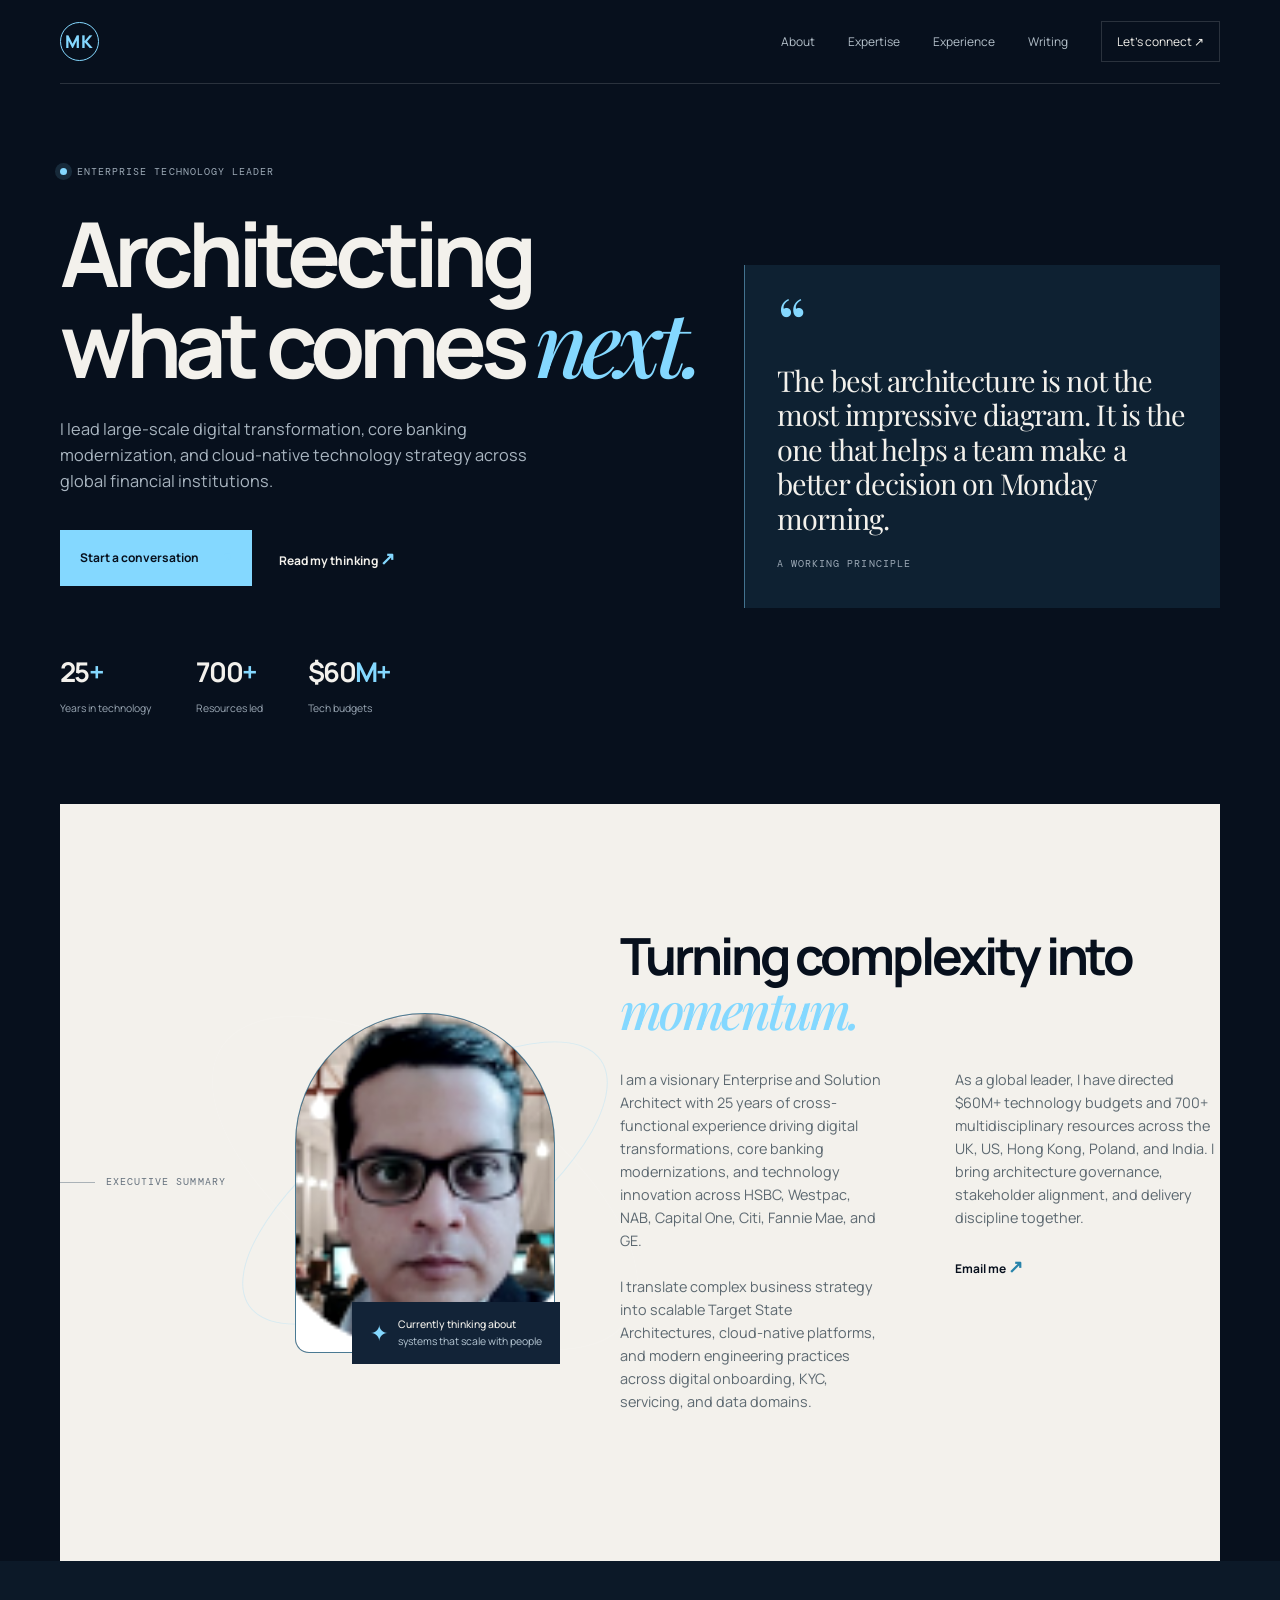
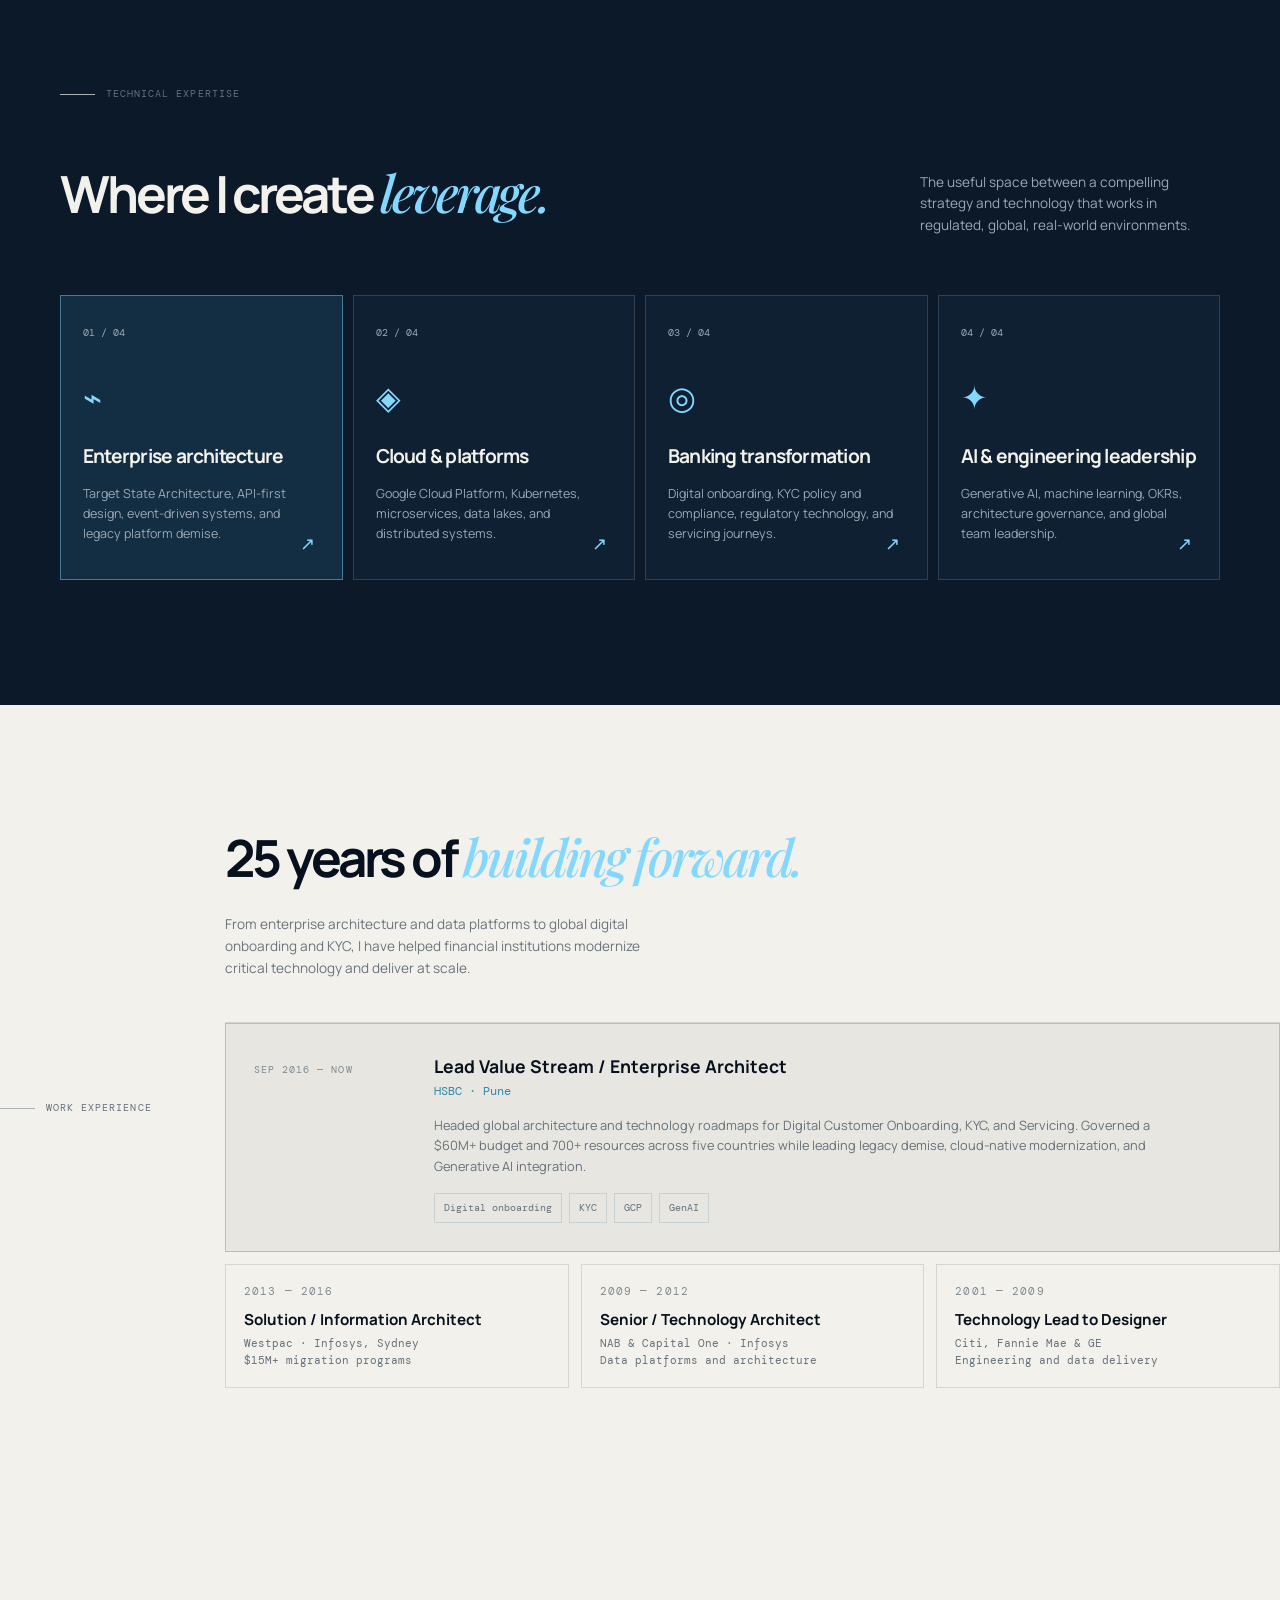
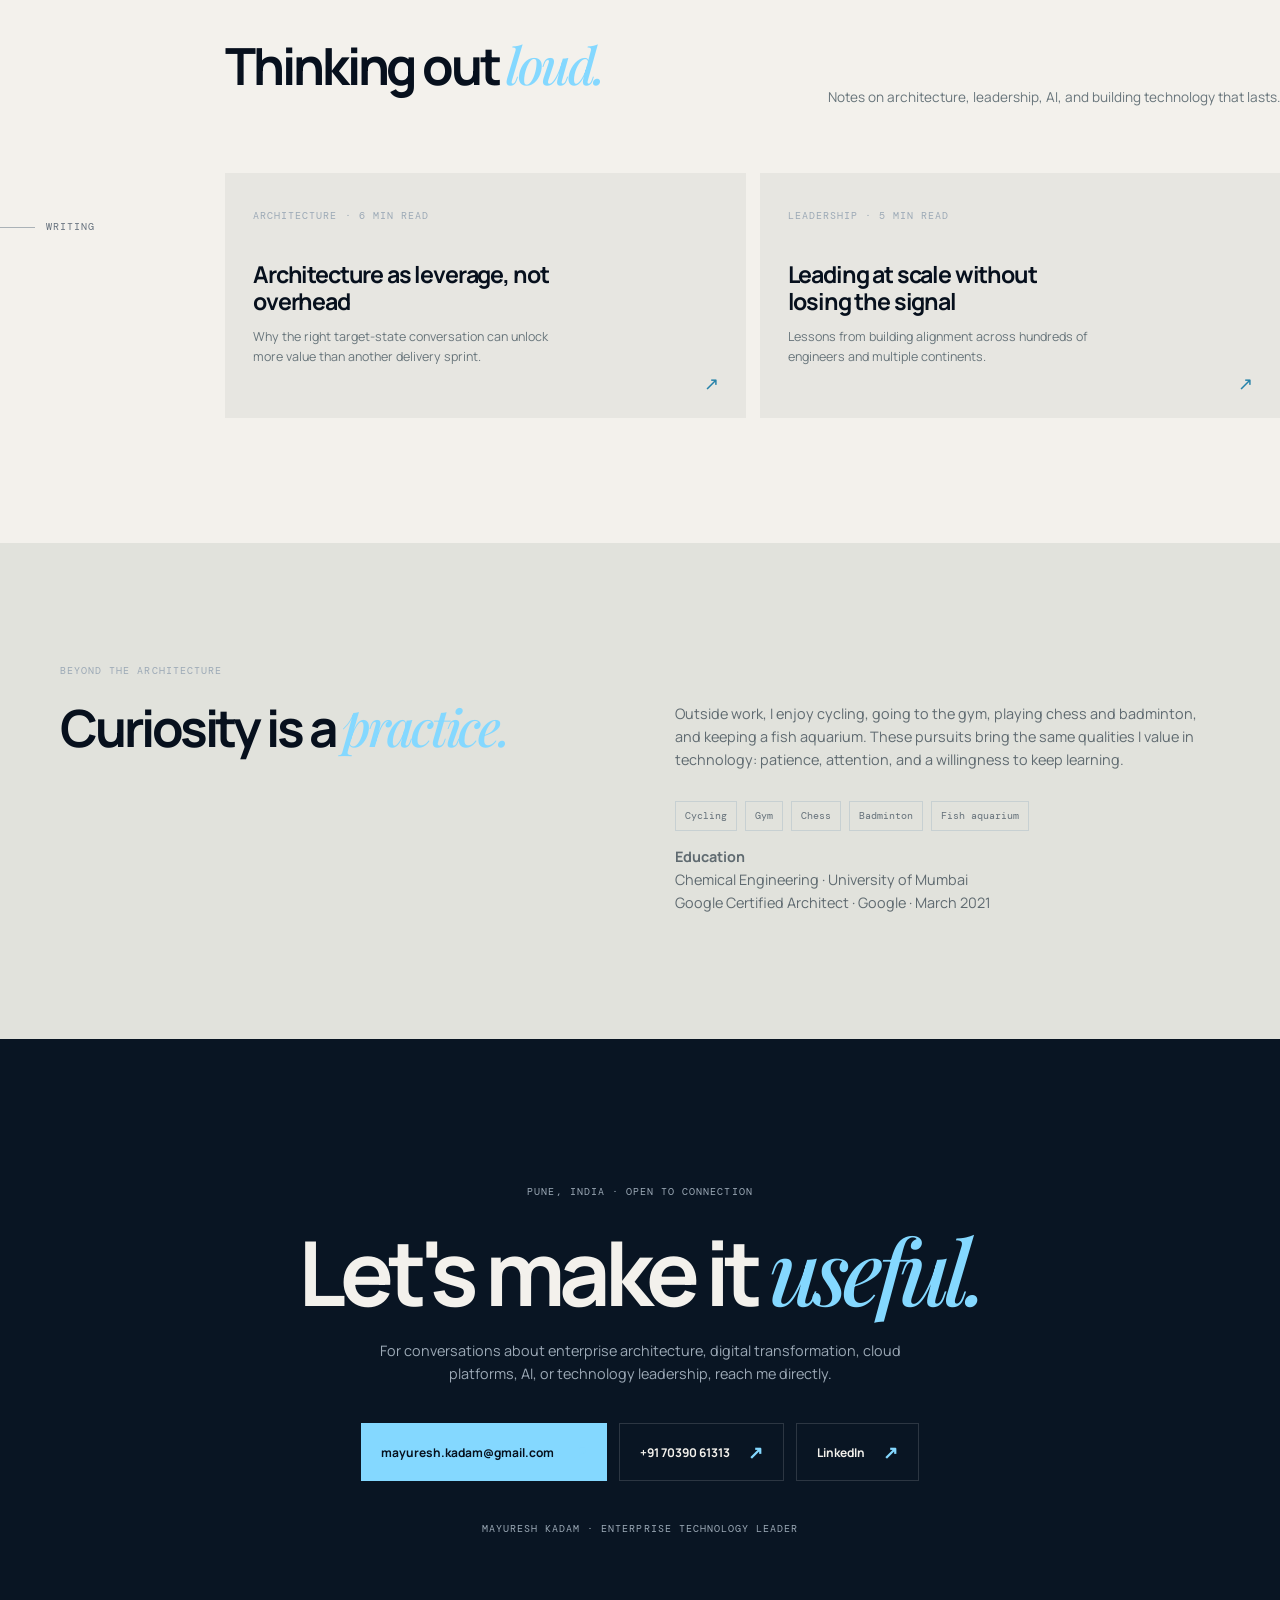
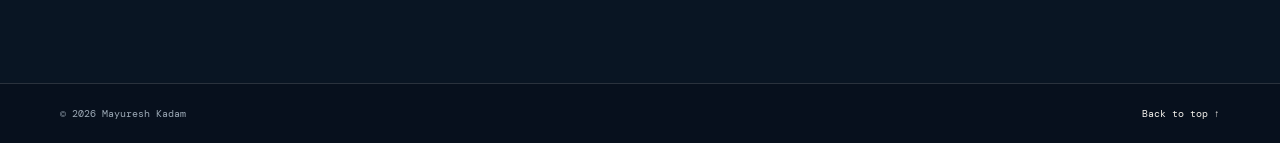
<file: index.html>
<!doctype html>
<html lang="en">
<head>
	<meta charset="utf-8">
	<meta name="viewport" content="width=device-width, initial-scale=1">
	<meta name="description" content="Mayuresh Kadam is an enterprise technology leader and solution architect with 25 years of experience across global financial institutions.">
	<title>Mayuresh Kadam | Enterprise Technology Leader</title>
	<link rel="stylesheet" href="styles.css">
	<style>
		.hero { grid-template-columns: 1.15fr .85fr; }
		.hero-principle { align-self: center; padding: 38px 32px; border-left: 1px solid rgba(132,216,255,.45); background: rgba(19,46,66,.58); }
		.hero-principle .quote-mark { margin: 0; color: var(--blue); font: 4.5rem/0.5 var(--serif); }
		.hero-principle blockquote { margin: 24px 0 22px; color: var(--paper); font: 1.8rem/1.2 var(--serif); letter-spacing: -.03em; }
		.hero-principle .quote-caption { margin: 0; color: var(--muted); font: .65rem var(--mono); letter-spacing: .1em; text-transform: uppercase; }
		.about-layout { display: grid; grid-template-columns: 280px 1fr; gap: 55px; align-items: center; }
		.about-photo { position: relative; min-height: 390px; display: grid; place-items: center; }
		.about-photo .portrait-frame { width: min(260px, 70vw); height: 340px; border-radius: 130px 130px 14px 14px; }
		@media (max-width: 760px) {
			.hero { grid-template-columns: 1fr; }
			.hero-principle { margin-top: 20px; padding: 30px 24px; }
			.hero-principle blockquote { font-size: 1.5rem; }
			.about-layout { grid-template-columns: 1fr; gap: 35px; }
			.about-photo { min-height: 350px; order: -1; }
			.about-photo .portrait-frame { width: 250px; height: 320px; }
		}
		.expertise-grid { grid-template-columns: repeat(4, minmax(0, 1fr)); gap: 10px; }
		.expertise-card { min-height: 250px; padding: 22px; }
		.expertise-card .icon { margin: 28px 0 18px; }
		.experience-section .timeline { margin-top: 42px; }
		.experience-section .timeline-item { padding: 24px 0; }
		.experience-section .timeline-item:first-child { padding: 28px; border: 1px solid rgba(39,131,170,.35); background: #e7e6e1; }
		.experience-section .timeline-item:first-child p:not(.company):not(.timeline-date) { max-width: 760px; }
		.earlier-career { display: grid; grid-template-columns: repeat(3, 1fr); gap: 12px; margin-top: 12px; }
		.earlier-career article { padding: 18px; border: 1px solid #d4d6d3; }
		.earlier-career h3 { margin: 8px 0 3px; font-size: .95rem; }
		.earlier-career p { margin: 0; color: #65717a; font: .7rem/1.5 var(--mono); }
		.earlier-career .timeline-date { color: #7e8b91; }
		@media (max-width: 980px) and (min-width: 761px) {
			.expertise-grid { grid-template-columns: repeat(2, minmax(0, 1fr)); }
			.earlier-career { grid-template-columns: repeat(2, 1fr); }
		}
		@media (max-width: 760px) {
			.expertise-grid { grid-template-columns: 1fr; }
			.earlier-career { grid-template-columns: 1fr; }
		}
	</style>
</head>
<body>
	<header class="site-header">
		<a class="brand" href="#top" aria-label="Mayuresh Kadam home"><span>MK</span></a>
		<button class="menu-toggle" aria-expanded="false" aria-controls="site-nav">Menu</button>
		<nav class="site-nav" id="site-nav">
			<a href="#about">About</a>
			<a href="#expertise">Expertise</a>
			<a href="#experience">Experience</a>
			<a href="blog/index.html">Writing</a>
			<a class="nav-cta" href="#contact">Let's connect ↗</a>
		</nav>
	</header>

	<main id="top">
		<section class="section-wrap hero">
			<div class="hero-copy">
				<p class="eyebrow"><span class="pulse"></span>Enterprise technology leader</p>
				<h1>Architecting what comes <em>next.</em></h1>
				<p class="hero-intro">I lead large-scale digital transformation, core banking modernization, and cloud-native technology strategy across global financial institutions.</p>
				<div class="hero-actions">
					<a class="button button-primary" href="#contact">Start a conversation <span>↗</span></a>
					<a class="text-link" href="blog/index.html">Read my thinking <span>↗</span></a>
				</div>
				<div class="hero-stats" aria-label="Career highlights">
				<div><strong>25<span>+</span></strong><small>Years in technology</small></div>
				<div><strong>700<span>+</span></strong><small>Resources led</small></div>
				<div><strong>$60<span>M+</span></strong><small>Tech budgets</small></div>
				</div>
			</div>
			<aside class="hero-principle" aria-label="Working principle">
				<p class="quote-mark">“</p>
				<blockquote>The best architecture is not the most impressive diagram. It is the one that helps a team make a better decision on Monday morning.</blockquote>
				<p class="quote-caption">A working principle</p>
			</aside>
		</section>

		<section class="section-wrap split-section" id="about">
			<div class="section-label"><span class="line"></span><span>Executive summary</span></div>
			<div class="section-content">
				<div class="about-layout">
					<div class="about-photo">
						<div class="portrait-glow"></div>
						<div class="orbit"></div><div class="orbit orbit-two"></div>
						<div class="portrait-frame"><img src="assets/mayuresh-kadam.png" alt="Portrait of Mayuresh Kadam"></div>
						<div class="visual-note"><span class="note-mark">✦</span><span><b>Currently thinking about</b><br>systems that scale with people</span></div>
					</div>
					<div>
						<h2>Turning complexity into <em>momentum.</em></h2>
						<div class="about-grid">
							<div class="body-copy">
								<p>I am a visionary Enterprise and Solution Architect with 25 years of cross-functional experience driving digital transformations, core banking modernizations, and technology innovation across HSBC, Westpac, NAB, Capital One, Citi, Fannie Mae, and GE.</p>
								<p>I translate complex business strategy into scalable Target State Architectures, cloud-native platforms, and modern engineering practices across digital onboarding, KYC, servicing, and data domains.</p>
							</div>
							<div class="body-copy">
								<p>As a global leader, I have directed $60M+ technology budgets and 700+ multidisciplinary resources across the UK, US, Hong Kong, Poland, and India. I bring architecture governance, stakeholder alignment, and delivery discipline together.</p>
								<a class="text-link" href="mailto:mayuresh.kadam@gmail.com">Email me <span>↗</span></a>
							</div>
						</div>
					</div>
				</div>
			</div>
		</section>

		<section class="dark-panel" id="expertise">
			<div class="section-wrap">
				<div class="section-label"><span class="line"></span><span>Technical expertise</span></div>
				<div class="expertise-head">
					<h2>Where I create <em>leverage.</em></h2>
					<p>The useful space between a compelling strategy and technology that works in regulated, global, real-world environments.</p>
				</div>
				<div class="expertise-grid">
					<article class="expertise-card featured"><span class="card-number">01 / 04</span><div class="icon">⌁</div><h3>Enterprise architecture</h3><p>Target State Architecture, API-first design, event-driven systems, and legacy platform demise.</p><span class="card-arrow">↗</span></article>
					<article class="expertise-card"><span class="card-number">02 / 04</span><div class="icon">◈</div><h3>Cloud & platforms</h3><p>Google Cloud Platform, Kubernetes, microservices, data lakes, and distributed systems.</p><span class="card-arrow">↗</span></article>
					<article class="expertise-card"><span class="card-number">03 / 04</span><div class="icon">◎</div><h3>Banking transformation</h3><p>Digital onboarding, KYC policy and compliance, regulatory technology, and servicing journeys.</p><span class="card-arrow">↗</span></article>
					<article class="expertise-card"><span class="card-number">04 / 04</span><div class="icon">✦</div><h3>AI & engineering leadership</h3><p>Generative AI, machine learning, OKRs, architecture governance, and global team leadership.</p><span class="card-arrow">↗</span></article>
				</div>
			</div>
		</section>

		<section class="split-section experience-section" id="experience">
			<div class="section-label"><span class="line"></span><span>Work experience</span></div>
			<div class="section-content">
				<div class="experience-intro"><h2>25 years of <em>building forward.</em></h2><p>From enterprise architecture and data platforms to global digital onboarding and KYC, I have helped financial institutions modernize critical technology and deliver at scale.</p></div>
				<div class="timeline">
					<article class="timeline-item"><p class="timeline-date">Sep 2016 — now</p><div><h3>Lead Value Stream / Enterprise Architect</h3><p class="company">HSBC · Pune</p><p>Headed global architecture and technology roadmaps for Digital Customer Onboarding, KYC, and Servicing. Governed a $60M+ budget and 700+ resources across five countries while leading legacy demise, cloud-native modernization, and Generative AI integration.</p><div class="tags"><span>Digital onboarding</span><span>KYC</span><span>GCP</span><span>GenAI</span></div></div></article>
					<div class="earlier-career" aria-label="Earlier career">
						<article><p class="timeline-date">2013 — 2016</p><h3>Solution / Information Architect</h3><p>Westpac · Infosys, Sydney<br>$15M+ migration programs</p></article>
						<article><p class="timeline-date">2009 — 2012</p><h3>Senior / Technology Architect</h3><p>NAB & Capital One · Infosys<br>Data platforms and architecture</p></article>
						<article><p class="timeline-date">2001 — 2009</p><h3>Technology Lead to Designer</h3><p>Citi, Fannie Mae & GE<br>Engineering and data delivery</p></article>
					</div>
				</div>
			</div>
		</section>

		<section class="insights-section split-section" id="writing">
			<div class="section-label"><span class="line"></span><span>Writing</span></div>
			<div class="section-content"><div class="insights-head"><h2>Thinking out <em>loud.</em></h2><p>Notes on architecture, leadership, AI, and building technology that lasts.</p></div><div class="blog-grid"><a class="blog-card" href="blog/architecture-as-leverage.html"><span class="blog-type">Architecture · 6 min read</span><h3>Architecture as leverage, not overhead</h3><p>Why the right target-state conversation can unlock more value than another delivery sprint.</p><span class="card-arrow">↗</span></a><a class="blog-card" href="blog/leading-at-scale.html"><span class="blog-type">Leadership · 5 min read</span><h3>Leading at scale without losing the signal</h3><p>Lessons from building alignment across hundreds of engineers and multiple continents.</p><span class="card-arrow">↗</span></a></div></div>
		</section>

		<section class="life-panel"><div class="section-wrap life-grid"><div><p class="eyebrow">Beyond the architecture</p><h2>Curiosity is a <em>practice.</em></h2></div><div class="life-copy"><p>Outside work, I enjoy cycling, going to the gym, playing chess and badminton, and keeping a fish aquarium. These pursuits bring the same qualities I value in technology: patience, attention, and a willingness to keep learning.</p><div class="interest-list"><span>Cycling</span><span>Gym</span><span>Chess</span><span>Badminton</span><span>Fish aquarium</span></div><p class="education-note"><strong>Education</strong><br>Chemical Engineering · University of Mumbai<br><span>Google Certified Architect · Google · March 2021</span></p></div></div></section>

		<section class="contact-section" id="contact"><div class="section-wrap contact-inner"><p class="eyebrow">Pune, India · Open to connection</p><h2>Let's make it <em>useful.</em></h2><p>For conversations about enterprise architecture, digital transformation, cloud platforms, AI, or technology leadership, reach me directly.</p><div class="contact-actions"><a class="button button-primary" href="mailto:mayuresh.kadam@gmail.com">mayuresh.kadam@gmail.com <span>↗</span></a><a class="button button-outline" href="tel:+917039061313">+91 70390 61313 <span>↗</span></a><a class="button button-outline" href="https://www.linkedin.com/in/mayuresh-kadam/" target="_blank" rel="noreferrer">LinkedIn <span>↗</span></a></div><p class="location">Mayuresh Kadam · Enterprise Technology Leader</p></div></section>
	</main>

	<footer class="site-footer"><div class="section-wrap footer-inner"><span>© <span id="year"></span> Mayuresh Kadam</span><a href="#top">Back to top ↑</a></div></footer>
	<script src="script.js"></script>
</body>
</html>
</file>
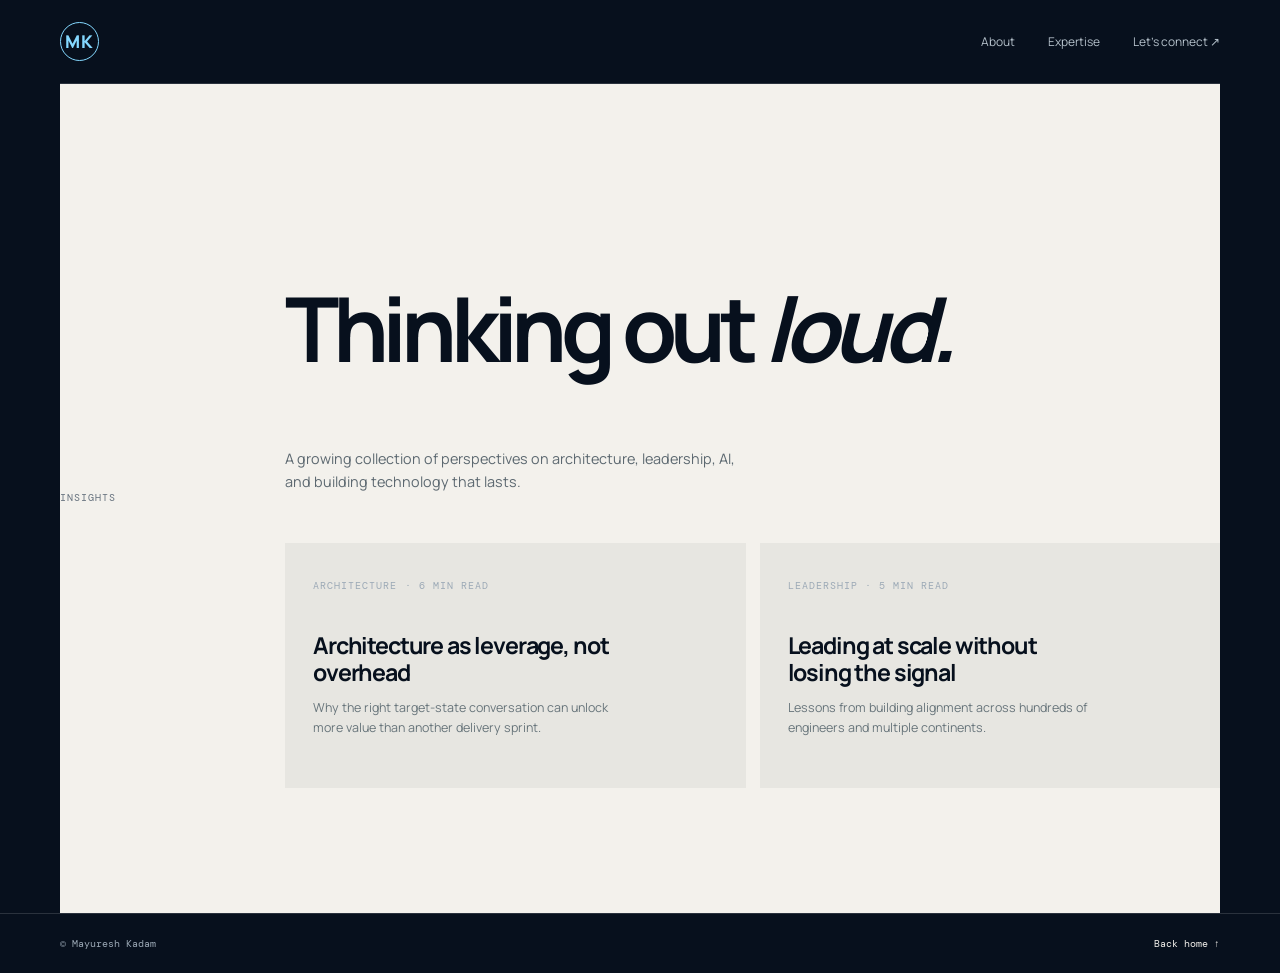
<file: blog/index.html>
<!doctype html>
<html lang="en"><head><meta charset="utf-8"><meta name="viewport" content="width=device-width, initial-scale=1"><title>Insights | Mayuresh Kadam</title><link rel="stylesheet" href="../styles.css"></head>
<body><header class="site-header"><a class="brand" href="../index.html"><span>MK</span></a><nav class="site-nav" style="display:flex"><a href="../index.html#about">About</a><a href="../index.html#expertise">Expertise</a><a href="../index.html#contact">Let's connect ↗</a></nav></header><main><section class="section-wrap split-section" style="min-height:70vh"><div class="section-label"><span>Insights</span></div><div class="section-content"><h1 style="font-size:clamp(3rem,7vw,6rem);line-height:1;letter-spacing:-.07em">Thinking out <em>loud.</em></h1><p class="body-copy">A growing collection of perspectives on architecture, leadership, AI, and building technology that lasts.</p><div class="blog-grid"><a class="blog-card" href="architecture-as-leverage.html"><span class="blog-type">Architecture · 6 min read</span><h3>Architecture as leverage, not overhead</h3><p>Why the right target-state conversation can unlock more value than another delivery sprint.</p></a><a class="blog-card" href="leading-at-scale.html"><span class="blog-type">Leadership · 5 min read</span><h3>Leading at scale without losing the signal</h3><p>Lessons from building alignment across hundreds of engineers and multiple continents.</p></a></div></div></section></main><footer class="site-footer"><div class="section-wrap footer-inner"><span>© Mayuresh Kadam</span><a href="../index.html">Back home ↑</a></div></footer></body></html>
</file>
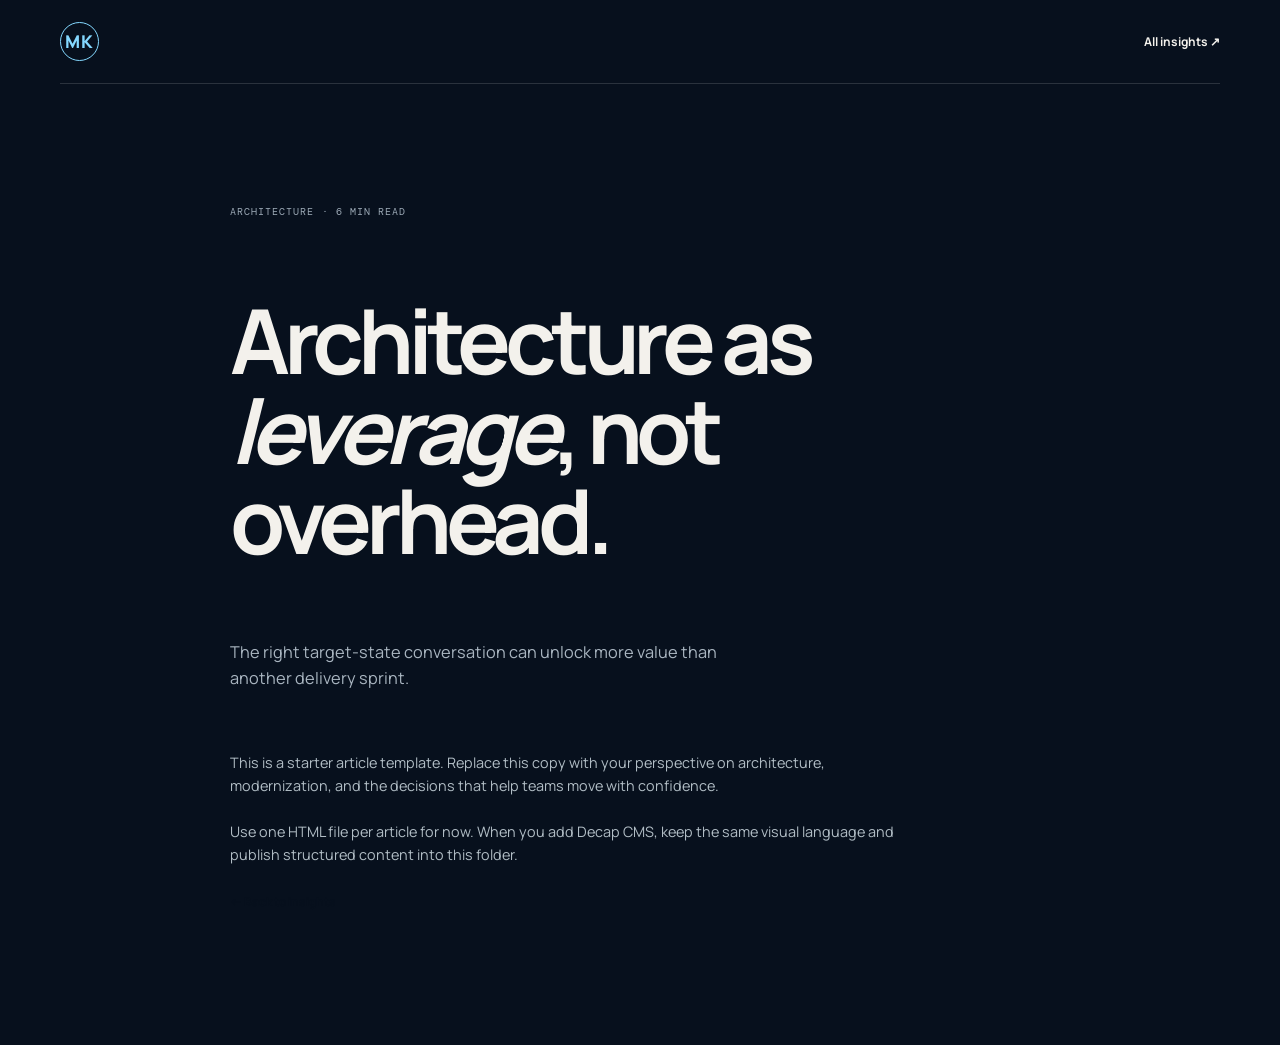
<file: blog/architecture-as-leverage.html>
<!doctype html><html lang="en"><head><meta charset="utf-8"><meta name="viewport" content="width=device-width, initial-scale=1"><title>Architecture as leverage | Mayuresh Kadam</title><link rel="stylesheet" href="../styles.css"></head><body><header class="site-header"><a class="brand" href="../index.html"><span>MK</span></a><a class="text-link" href="index.html">All insights ↗</a></header><main><article class="section-wrap" style="padding:110px 0;max-width:820px"><p class="eyebrow">Architecture · 6 min read</p><h1 style="font-size:clamp(3rem,7vw,6rem);line-height:1;letter-spacing:-.07em">Architecture as <em>leverage</em>, not overhead.</h1><p class="hero-intro" style="margin:35px 0 60px">The right target-state conversation can unlock more value than another delivery sprint.</p><div class="body-copy" style="color:#b1bdc5;max-width:680px"><p>This is a starter article template. Replace this copy with your perspective on architecture, modernization, and the decisions that help teams move with confidence.</p><p>Use one HTML file per article for now. When you add Decap CMS, keep the same visual language and publish structured content into this folder.</p><p><a class="text-link" href="index.html">← Back to insights</a></p></div></article></main></body></html>
</file>
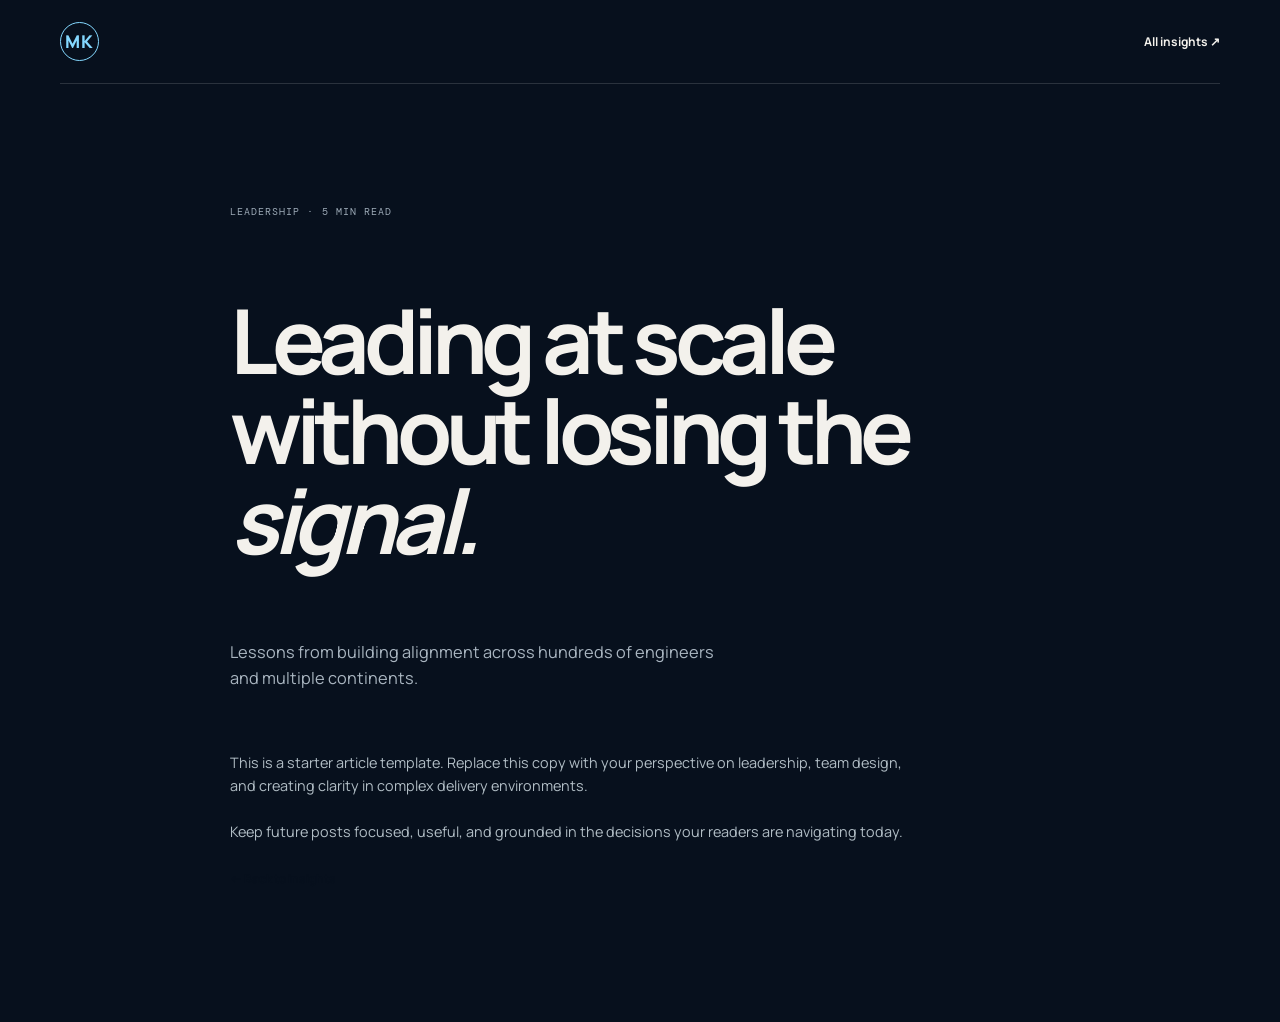
<file: blog/leading-at-scale.html>
<!doctype html><html lang="en"><head><meta charset="utf-8"><meta name="viewport" content="width=device-width, initial-scale=1"><title>Leading at scale | Mayuresh Kadam</title><link rel="stylesheet" href="../styles.css"></head><body><header class="site-header"><a class="brand" href="../index.html"><span>MK</span></a><a class="text-link" href="index.html">All insights ↗</a></header><main><article class="section-wrap" style="padding:110px 0;max-width:820px"><p class="eyebrow">Leadership · 5 min read</p><h1 style="font-size:clamp(3rem,7vw,6rem);line-height:1;letter-spacing:-.07em">Leading at scale without losing the <em>signal.</em></h1><p class="hero-intro" style="margin:35px 0 60px">Lessons from building alignment across hundreds of engineers and multiple continents.</p><div class="body-copy" style="color:#b1bdc5;max-width:680px"><p>This is a starter article template. Replace this copy with your perspective on leadership, team design, and creating clarity in complex delivery environments.</p><p>Keep future posts focused, useful, and grounded in the decisions your readers are navigating today.</p><p><a class="text-link" href="index.html">← Back to insights</a></p></div></article></main></body></html>
</file>
<file: styles.css>
@import url('https://fonts.googleapis.com/css2?family=DM+Mono:wght@400;500&family=Manrope:wght@400;500;600;700;800&family=Playfair+Display:ital,wght@0,500;0,600;1,500;1,600&display=swap');
:root{--ink:#07101d;--paper:#f3f1ec;--muted:#9ca9b6;--blue:#84d8ff;--line:rgba(255,255,255,.14);--serif:'Playfair Display',Georgia,serif;--sans:'Manrope',Arial,sans-serif;--mono:'DM Mono',monospace}
*{box-sizing:border-box}html{scroll-behavior:smooth}body{margin:0;overflow-x:hidden;background:var(--ink);color:var(--paper);font-family:var(--sans);line-height:1.6}a{color:inherit;text-decoration:none}.section-wrap{width:min(1160px,calc(100% - 56px));margin:auto}.site-header{height:84px;width:min(1160px,calc(100% - 56px));margin:auto;display:flex;align-items:center;justify-content:space-between;border-bottom:1px solid var(--line)}.brand{font-weight:800;font-size:1.1rem;letter-spacing:.08em}.brand span{display:grid;place-items:center;width:39px;height:39px;border:1px solid var(--blue);border-radius:50%;color:var(--blue)}.site-nav{display:flex;align-items:center;gap:33px;font-size:.75rem;color:#b4c0ca}.site-nav a{transition:color .2s}.site-nav a:hover,.text-link:hover{color:var(--blue)}.nav-cta{border:1px solid var(--line);padding:10px 15px;color:var(--paper)}.menu-toggle{display:none;background:none;border:0;color:var(--paper);font:inherit}.hero{min-height:660px;display:grid;grid-template-columns:1.05fr .95fr;align-items:center;gap:40px;padding:70px 0 85px}.eyebrow,.section-label,.blog-type,.timeline-date,.location{font-family:var(--mono);font-size:.65rem;letter-spacing:.1em;text-transform:uppercase;color:var(--muted)}.pulse{display:inline-block;width:7px;height:7px;border-radius:50%;background:var(--blue);box-shadow:0 0 0 5px rgba(132,216,255,.13);margin-right:10px}.hero h1{font-size:clamp(3.5rem,7vw,6.3rem);line-height:.98;letter-spacing:-.07em;max-width:700px;margin:28px 0}.hero h1 em,h2 em{font-family:var(--serif);font-weight:500;color:var(--blue)}.hero-intro{color:#a9b5c0;font-size:1.02rem;max-width:510px}.hero-actions{display:flex;gap:27px;align-items:center;margin:36px 0 64px}.button{display:inline-flex;align-items:center;gap:18px;padding:14px 20px;font-size:.75rem;font-weight:700;transition:transform .2s,background .2s}.button:hover{transform:translateY(-2px)}.button-primary{background:var(--blue);color:var(--ink)}.button-outline{border:1px solid var(--line)}.text-link{font-size:.75rem;font-weight:700;color:var(--paper)}.text-link span,.button span,.card-arrow{color:var(--blue);font-size:1.1rem}.hero-stats{display:flex;gap:45px}.hero-stats strong{display:block;font-size:1.7rem;letter-spacing:-.06em}.hero-stats strong span{color:var(--blue)}.hero-stats small{font-size:.65rem;color:var(--muted)}.hero-visual{position:relative;min-height:450px;display:grid;place-items:center}.portrait-frame{width:min(340px,70vw);height:415px;position:relative;z-index:2;overflow:hidden;border-radius:170px 170px 14px 14px;background:#1c2d3b;border:1px solid rgba(132,216,255,.45)}.portrait-frame img{width:100%;height:100%;object-fit:cover;object-position:center;filter:saturate(.65) contrast(1.05)}.portrait-glow{position:absolute;inset:10% -30% -20%;background:radial-gradient(circle,rgba(132,216,255,.3),transparent 65%);z-index:-1}.orbit{position:absolute;border:1px solid rgba(132,216,255,.25);border-radius:50%;width:430px;height:170px;transform:rotate(-35deg)}.orbit-two{width:490px;height:230px;transform:rotate(34deg);border-color:rgba(255,255,255,.1)}.visual-note{position:absolute;z-index:3;bottom:14px;right:5px;display:flex;gap:10px;align-items:center;background:#122337;padding:13px 18px;font-size:.65rem;color:#b8c9d6}.note-mark{color:var(--blue);font-size:1.4rem}.visual-note b{color:var(--paper);font-weight:500}.split-section{padding:125px 0;display:grid;grid-template-columns:180px 1fr;gap:45px;background:var(--paper);color:var(--ink)}.section-label{display:flex;gap:11px;align-items:center;color:#65717d}.section-label .line{width:35px;height:1px;background:#aab2b7}.section-content h2,.expertise-head h2,.life-panel h2{font-size:clamp(2.3rem,4vw,4rem);line-height:1.05;letter-spacing:-.06em;margin:0 0 30px}.about-grid{display:grid;grid-template-columns:1fr 1fr;gap:70px}.body-copy{max-width:455px;color:#5c6870;font-size:.9rem}.body-copy p{margin-top:0;margin-bottom:23px}.body-copy .text-link{color:var(--ink)}.body-copy .text-link span{color:#2783aa}.dark-panel{background:#0c1928;padding:125px 0}.dark-panel .section-label{margin-bottom:55px}.expertise-head{display:flex;justify-content:space-between;align-items:end;margin-bottom:45px}.expertise-head p{max-width:300px;color:var(--muted);font-size:.85rem}.expertise-grid{display:grid;grid-template-columns:repeat(3,1fr);gap:14px}.expertise-card{min-height:330px;position:relative;padding:27px;border:1px solid var(--line);background:#0e2032}.expertise-card.featured{background:#132e42;border-color:rgba(132,216,255,.45)}.card-number{font-family:var(--mono);font-size:.65rem;color:var(--muted)}.icon{color:var(--blue);font-size:2rem;margin:38px 0 25px}.expertise-card h3{font-size:1.2rem;margin:0 0 12px;letter-spacing:-.04em}.expertise-card p{color:var(--muted);font-size:.78rem;max-width:270px}.expertise-card .card-arrow{position:absolute;right:27px;bottom:22px}.experience-section{background:var(--paper)}.experience-intro{max-width:650px}.experience-intro p{color:#69747c;max-width:420px;font-size:.85rem}.timeline{margin-top:70px;border-top:1px solid #d4d6d3}.timeline-item{display:grid;grid-template-columns:145px 1fr;gap:35px;padding:31px 0;border-bottom:1px solid #d4d6d3}.timeline-date{color:#7e8b91}.timeline-item h3{font-size:1.1rem;margin:0 0 2px}.company{color:#2e8aaa;font-size:.74rem;margin:0 0 14px;font-family:var(--mono)}.timeline-item p:not(.company):not(.timeline-date){color:#65717a;font-size:.8rem;max-width:650px;margin:0}.tags{display:flex;flex-wrap:wrap;gap:7px;margin-top:17px}.tags span,.interest-list span{font-family:var(--mono);font-size:.62rem;padding:6px 9px;border:1px solid #c7d0d2;color:#65717a}.quote-panel{background:#132e42;padding:110px 0}.quote-mark{font-family:var(--serif);color:var(--blue);font-size:5rem;line-height:.5;margin:0}.quote-panel blockquote{font-family:var(--serif);font-size:clamp(2rem,4vw,3.8rem);line-height:1.18;max-width:900px;margin:28px 0;color:var(--paper);letter-spacing:-.04em}.quote-caption{font-family:var(--mono);font-size:.65rem;color:var(--muted);text-transform:uppercase}.insights-section{background:var(--paper)}.insights-head{display:flex;justify-content:space-between;align-items:end}.insights-head p{color:#68757b;font-size:.85rem}.blog-grid{display:grid;grid-template-columns:1fr 1fr;gap:14px;margin-top:50px}.blog-card{position:relative;min-height:245px;padding:28px;background:#e7e6e1;transition:background .2s,transform .2s}.blog-card:hover{transform:translateY(-3px);background:#dfe8e9}.blog-card h3{font-size:1.45rem;line-height:1.15;max-width:310px;margin:35px 0 12px;letter-spacing:-.05em}.blog-card p{font-size:.78rem;color:#68757b;max-width:320px}.blog-card .card-arrow{position:absolute;right:27px;bottom:20px;color:#2783aa}.life-panel{background:#e1e2dc;color:var(--ink);padding:110px 0}.life-grid{display:grid;grid-template-columns:1fr 1fr;gap:70px}.life-panel h2{margin-top:20px}.life-copy{color:#5f6a70;font-size:.9rem;padding-top:35px}.interest-list{display:flex;flex-wrap:wrap;gap:8px;margin-top:30px}.contact-section{background:#091523;padding:135px 0;text-align:center}.contact-inner{max-width:800px}.contact-section h2{font-size:clamp(3.5rem,7vw,6.5rem);line-height:.95;letter-spacing:-.07em;margin:25px 0}.contact-section>div>p:not(.eyebrow):not(.location){color:var(--muted);font-size:.9rem;max-width:590px;margin:0 auto}.contact-actions{display:flex;justify-content:center;gap:12px;margin:38px 0}.location{margin-top:40px!important}.site-footer{background:#07101d;border-top:1px solid var(--line);padding:23px 0;color:var(--muted);font: .62rem var(--mono)}.footer-inner{display:flex;justify-content:space-between;gap:20px}.footer-inner a{color:var(--paper)}
@media(max-width:760px){.section-wrap,.site-header{width:min(100% - 36px,1160px)}.site-header{height:70px}.menu-toggle{display:block}.site-nav{display:none;position:absolute;z-index:10;top:70px;left:0;right:0;background:#0b1928;padding:20px 18px;flex-direction:column;align-items:flex-start;border-bottom:1px solid var(--line)}.site-nav.open{display:flex}.hero{grid-template-columns:1fr;padding:65px 0 70px}.hero h1{font-size:3.4rem}.hero-visual{min-height:370px;order:-1}.portrait-frame{height:320px;width:250px}.orbit{width:340px;height:140px}.hero-actions{margin-bottom:45px;flex-wrap:wrap}.hero-stats{gap:20px}.hero-stats strong{font-size:1.35rem}.split-section{grid-template-columns:1fr;padding:80px 0;gap:35px}.about-grid,.life-grid{grid-template-columns:1fr;gap:15px}.dark-panel,.quote-panel,.life-panel,.contact-section{padding:80px 0}.expertise-head,.insights-head{display:block}.expertise-head p{margin-top:20px}.expertise-grid,.blog-grid{grid-template-columns:1fr}.expertise-card{min-height:275px}.timeline-item{grid-template-columns:1fr;gap:10px}.contact-section h2{font-size:3.7rem}.contact-actions{flex-direction:column;align-items:stretch}.contact-actions .button{justify-content:center}.footer-inner{flex-direction:column;gap:8px}}
</file>
